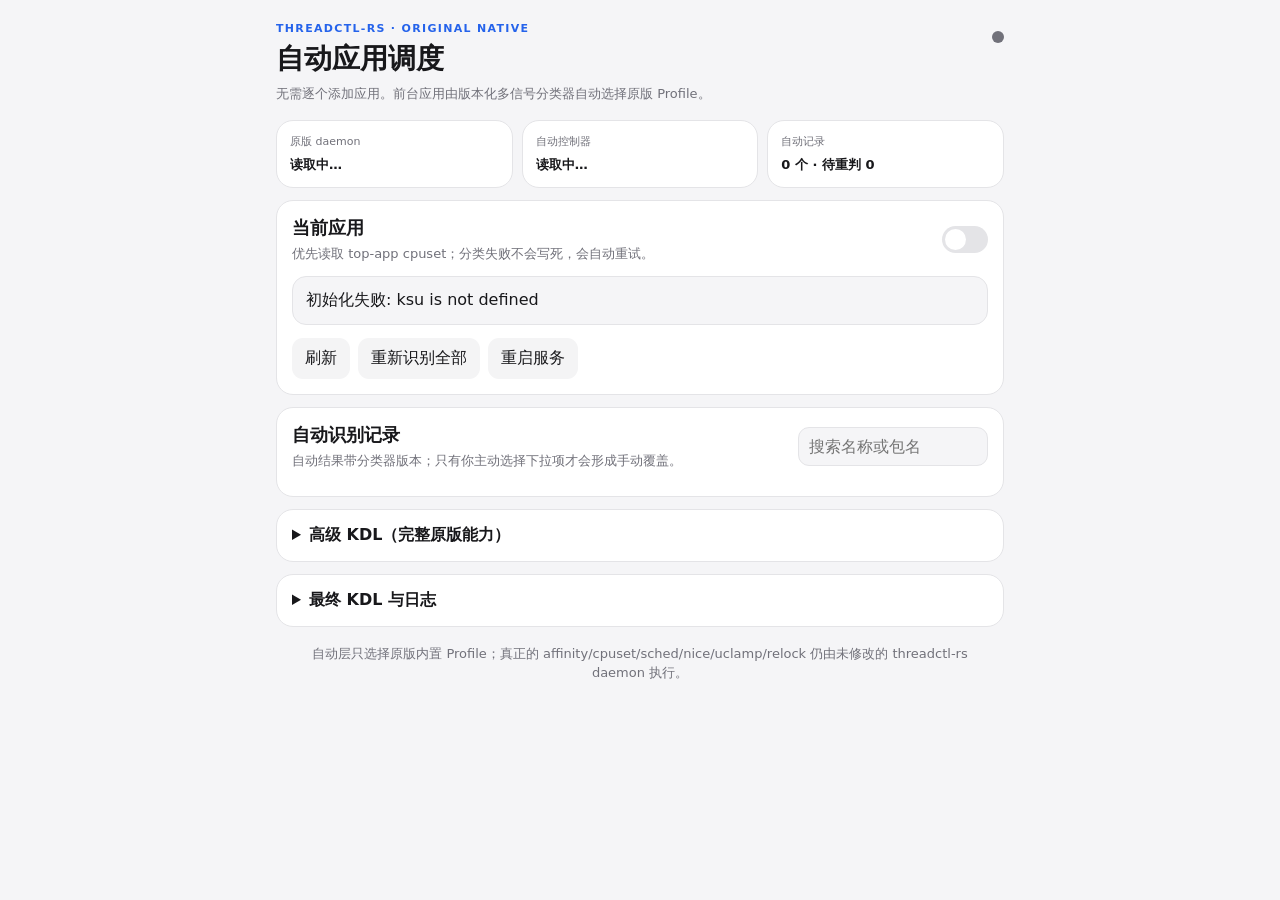
<file: threadctl-module-auto-v1.1/webroot/index.html>
<!doctype html><html lang="zh-CN"><head><meta charset="utf-8"><meta name="viewport" content="width=device-width,initial-scale=1,viewport-fit=cover"><meta name="color-scheme" content="light dark"><title>ThreadCtl-rs Auto</title><link rel="stylesheet" href="./style.css"></head><body><main class="page"><header><div><p class="eyebrow">THREADCTL-RS · ORIGINAL NATIVE</p><h1>自动应用调度</h1><p class="sub">无需逐个添加应用。前台应用由版本化多信号分类器自动选择原版 Profile。</p></div><span id="dot" class="dot"></span></header><section class="grid"><article class="card"><span>原版 daemon</span><b id="daemon">读取中…</b></article><article class="card"><span>自动控制器</span><b id="autoState">读取中…</b></article><article class="card"><span>自动记录</span><b><i id="count">0</i> 个 · 待重判 <i id="pending">0</i></b></article></section><section class="panel current"><div class="row between"><div><h2>当前应用</h2><p>优先读取 top-app cpuset；分类失败不会写死，会自动重试。</p></div><label class="switch"><input id="enabled" type="checkbox"><span></span></label></div><div id="currentBox" class="currentBox"><strong>等待前台应用…</strong></div><div class="actions"><button id="refresh" class="secondary">刷新</button><button id="reclassify" class="secondary">重新识别全部</button><button id="restart" class="secondary">重启服务</button></div></section><section class="panel"><div class="row between"><div><h2>自动识别记录</h2><p>自动结果带分类器版本；只有你主动选择下拉项才会形成手动覆盖。</p></div><input id="search" class="search" placeholder="搜索名称或包名"></div><div id="apps" class="apps"></div></section><details class="panel"><summary>高级 KDL（完整原版能力）</summary><div class="detail"><p>这里的内容会原样附加到自动生成的 KDL 后面。请使用原版 threadctl-rs KDL 语法。</p><textarea id="advanced" rows="12" spellcheck="false"></textarea><button id="saveAdvanced" class="primary">保存高级 KDL</button></div></details><details class="panel"><summary>最终 KDL 与日志</summary><div class="detail"><div class="actions"><button id="loadKdl" class="secondary">查看最终 KDL</button><button id="loadLog" class="secondary">查看日志</button></div><pre id="output">点击按钮查看。</pre></div></details><footer>自动层只选择原版内置 Profile；真正的 affinity/cpuset/sched/nice/uclamp/relock 仍由未修改的 threadctl-rs daemon 执行。</footer></main><script type="module" src="./app.js"></script></body></html>
</file>
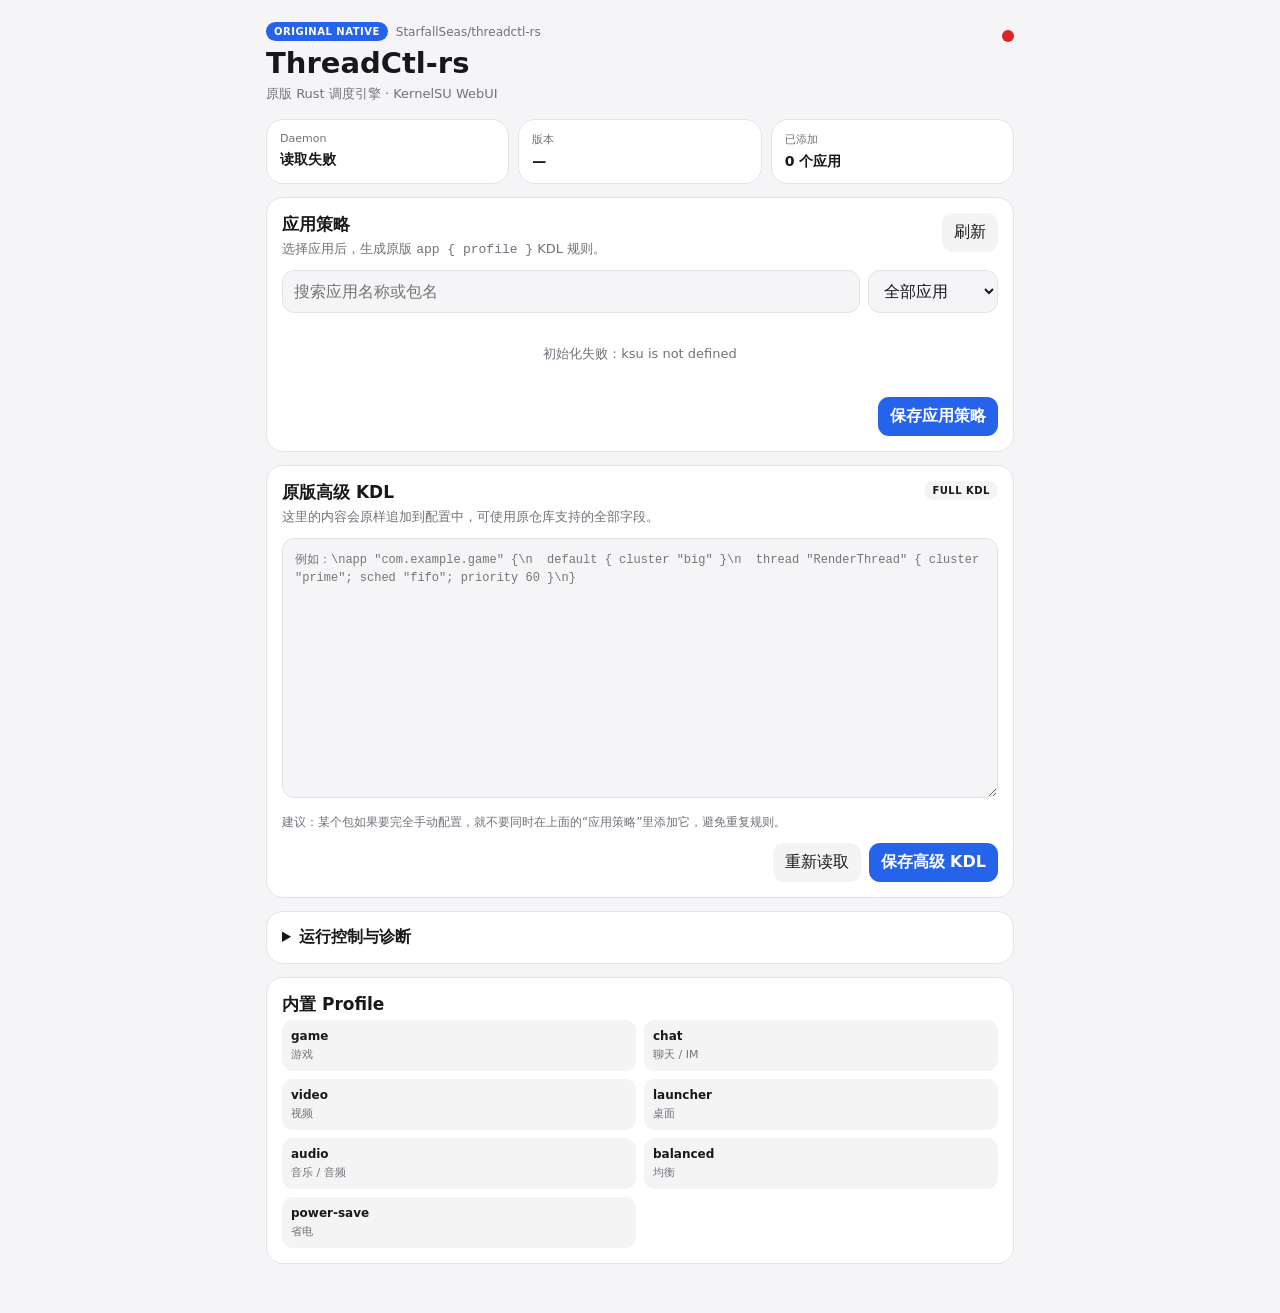
<file: threadctl-module/webroot/index.html>
<!doctype html>
<html lang="zh-CN">
<head>
  <meta charset="utf-8">
  <meta name="viewport" content="width=device-width,initial-scale=1,viewport-fit=cover">
  <meta name="color-scheme" content="light dark">
  <title>ThreadCtl-rs</title>
  <link rel="stylesheet" href="./style.css">
</head>
<body>
<main class="page">
  <header class="hero">
    <div>
      <div class="brandline"><span class="badge">ORIGINAL NATIVE</span><span class="upstream">StarfallSeas/threadctl-rs</span></div>
      <h1>ThreadCtl-rs</h1>
      <p>原版 Rust 调度引擎 · KernelSU WebUI</p>
    </div>
    <span id="dot" class="dot"></span>
  </header>

  <section class="metrics">
    <div class="metric"><span>Daemon</span><b id="state">读取中…</b></div>
    <div class="metric"><span>版本</span><b id="version">—</b></div>
    <div class="metric"><span>已添加</span><b><i id="count">0</i> 个应用</b></div>
  </section>

  <section class="card">
    <div class="head">
      <div><h2>应用策略</h2><p>选择应用后，生成原版 <code>app { profile }</code> KDL 规则。</p></div>
      <button id="refresh" class="ghost">刷新</button>
    </div>
    <div class="searchrow">
      <input id="search" type="search" placeholder="搜索应用名称或包名">
      <select id="filter"><option value="all">全部应用</option><option value="configured">已添加</option><option value="unconfigured">未添加</option></select>
    </div>
    <div id="loading" class="empty">正在读取应用列表…</div>
    <div id="apps" class="apps"></div>
    <div class="sticky-actions">
      <span id="dirtyApps" class="hint"></span>
      <button id="saveApps" class="primary">保存应用策略</button>
    </div>
  </section>

  <section class="card">
    <div class="head">
      <div><h2>原版高级 KDL</h2><p>这里的内容会原样追加到配置中，可使用原仓库支持的全部字段。</p></div>
      <span class="badge subtle">FULL KDL</span>
    </div>
    <textarea id="advanced" spellcheck="false" placeholder='例如：\napp "com.example.game" {\n  default { cluster "big" }\n  thread "RenderThread" { cluster "prime"; sched "fifo"; priority 60 }\n}'></textarea>
    <p class="hint">建议：某个包如果要完全手动配置，就不要同时在上面的“应用策略”里添加它，避免重复规则。</p>
    <div class="actions"><button id="reloadAdvanced" class="ghost">重新读取</button><button id="saveAdvanced" class="primary">保存高级 KDL</button></div>
  </section>

  <details class="card">
    <summary>运行控制与诊断</summary>
    <div class="details">
      <div class="actions"><button id="restart" class="ghost">重启原版 Daemon</button><button id="refreshLog" class="ghost">刷新日志</button><button id="preview" class="ghost">查看合并 KDL</button></div>
      <pre id="output">日志和配置预览会显示在这里。</pre>
      <p class="hint">正常保存配置时不需要重启：原版 threadctl-rs 会监视配置并热加载。重启按钮仅用于故障恢复。</p>
    </div>
  </details>

  <section class="card profile-help">
    <h2>内置 Profile</h2>
    <div class="profile-grid">
      <div><b>game</b><span>游戏</span></div><div><b>chat</b><span>聊天 / IM</span></div><div><b>video</b><span>视频</span></div>
      <div><b>launcher</b><span>桌面</span></div><div><b>audio</b><span>音乐 / 音频</span></div><div><b>balanced</b><span>均衡</span></div><div><b>power-save</b><span>省电</span></div>
    </div>
  </section>
</main>
<script type="module" src="./app.js"></script>
</body>
</html>
</file>
<file: threadctl-module-auto-v1.1/webroot/style.css>
:root{font-family:system-ui,-apple-system,"Segoe UI","Noto Sans SC",sans-serif;color-scheme:light dark;--bg:#f5f5f7;--card:#fff;--text:#18181b;--muted:#71717a;--border:#e4e4e7;--accent:#2563eb;--good:#16a34a;--bad:#dc2626;--chip:#f4f4f5} @media(prefers-color-scheme:dark){:root{--bg:#09090b;--card:#18181b;--text:#fafafa;--muted:#a1a1aa;--border:#27272a;--accent:#60a5fa;--good:#4ade80;--bad:#f87171;--chip:#27272a}}*{box-sizing:border-box}body{margin:0;background:var(--bg);color:var(--text)}button,input,select,textarea{font:inherit}.page{max-width:760px;margin:0 auto;padding:calc(22px + env(safe-area-inset-top)) 16px calc(34px + env(safe-area-inset-bottom))}header{display:flex;justify-content:space-between;gap:14px;margin-bottom:16px}.eyebrow{margin:0 0 5px;font-size:11px;font-weight:800;letter-spacing:.12em;color:var(--accent)}h1{margin:0 0 6px;font-size:28px}h2{margin:0 0 4px;font-size:18px}.sub,.panel p,footer{margin:0;color:var(--muted);font-size:13px;line-height:1.5}.dot{width:12px;height:12px;border-radius:50%;background:var(--muted);margin-top:9px}.dot.ok{background:var(--good)}.dot.bad{background:var(--bad)}.grid{display:grid;grid-template-columns:repeat(3,1fr);gap:9px;margin-bottom:12px}.card,.panel{background:var(--card);border:1px solid var(--border);border-radius:17px}.card{padding:13px}.card span{display:block;color:var(--muted);font-size:11px;margin-bottom:5px}.card b{font-size:13px}.card i{font-style:normal}.panel{padding:15px;margin-bottom:12px}.row{display:flex;align-items:center;gap:10px}.between{justify-content:space-between}.currentBox{margin:13px 0;background:var(--bg);border:1px solid var(--border);border-radius:14px;padding:13px}.currentBox strong{display:block;font-size:16px}.currentBox small{display:block;color:var(--muted);margin-top:5px}.pill{display:inline-block;margin-top:9px;background:var(--chip);border-radius:999px;padding:5px 9px;font-size:12px;font-weight:700}.actions{display:flex;gap:8px;margin-top:10px}button{border:0;border-radius:11px;padding:10px 13px;cursor:pointer}.primary{background:var(--accent);color:white}.secondary{background:var(--chip);color:var(--text)}.search{max-width:190px;border:1px solid var(--border);background:var(--bg);color:var(--text);border-radius:11px;padding:9px 10px}.apps{margin-top:10px}.app{display:grid;grid-template-columns:minmax(0,1fr) 130px;gap:9px;align-items:center;border-top:1px solid var(--border);padding:10px 0}.app:first-child{border-top:0}.app strong{display:block;font-size:14px}.app small{display:block;color:var(--muted);margin-top:3px;overflow:hidden;text-overflow:ellipsis}.app select{width:100%;border:1px solid var(--border);background:var(--bg);color:var(--text);border-radius:10px;padding:8px}summary{font-weight:700;cursor:pointer}.detail{padding-top:12px}textarea{width:100%;margin:9px 0;border:1px solid var(--border);border-radius:12px;background:var(--bg);color:var(--text);padding:11px;font-family:ui-monospace,SFMono-Regular,Menlo,monospace;font-size:12px}pre{white-space:pre-wrap;word-break:break-word;max-height:320px;overflow:auto;background:var(--bg);border:1px solid var(--border);border-radius:12px;padding:11px;font-size:11px}.switch{position:relative;width:46px;height:27px}.switch input{display:none}.switch span{position:absolute;inset:0;border-radius:999px;background:var(--border)}.switch span:after{content:"";position:absolute;width:21px;height:21px;left:3px;top:3px;border-radius:50%;background:white;transition:.15s}.switch input:checked+span{background:var(--accent)}.switch input:checked+span:after{transform:translateX(19px)}footer{text-align:center;padding:5px 8px}@media(max-width:580px){.grid{grid-template-columns:1fr 1fr}.card:last-child{grid-column:1/-1}.app{grid-template-columns:1fr}.search{max-width:145px}}
</file>
<file: threadctl-module/webroot/style.css>
:root{font-family:system-ui,-apple-system,BlinkMacSystemFont,"Segoe UI","Noto Sans SC",sans-serif;color-scheme:light dark;--bg:#f5f5f7;--card:#fff;--text:#18181b;--muted:#71717a;--border:#e4e4e7;--accent:#2563eb;--accentText:#fff;--good:#16a34a;--bad:#dc2626;--chip:#f4f4f5}
@media(prefers-color-scheme:dark){:root{--bg:#09090b;--card:#18181b;--text:#fafafa;--muted:#a1a1aa;--border:#27272a;--accent:#60a5fa;--accentText:#07111f;--good:#4ade80;--bad:#f87171;--chip:#27272a}}
*{box-sizing:border-box}body{margin:0;background:var(--bg);color:var(--text)}button,input,select,textarea{font:inherit}.page{max-width:780px;margin:auto;padding:calc(22px + env(safe-area-inset-top)) 16px calc(36px + env(safe-area-inset-bottom))}.hero{display:flex;justify-content:space-between;align-items:flex-start;gap:16px;margin-bottom:16px}.hero h1{font-size:29px;line-height:1.1;margin:7px 0 5px}.hero p,.head p{margin:0;color:var(--muted);font-size:13px}.brandline{display:flex;gap:8px;align-items:center;flex-wrap:wrap}.badge{display:inline-flex;border-radius:999px;padding:4px 8px;background:var(--accent);color:var(--accentText);font-size:10px;font-weight:800;letter-spacing:.05em}.badge.subtle{background:var(--chip);color:var(--text)}.upstream{font-size:12px;color:var(--muted)}.dot{width:12px;height:12px;border-radius:50%;margin-top:8px;background:var(--muted)}.dot.running{background:var(--good)}.dot.stopped{background:var(--bad)}.metrics{display:grid;grid-template-columns:repeat(3,1fr);gap:9px;margin-bottom:13px}.metric,.card{background:var(--card);border:1px solid var(--border);border-radius:17px}.metric{padding:12px 13px}.metric span{display:block;font-size:11px;color:var(--muted);margin-bottom:4px}.metric b{font-size:14px}.metric i{font-style:normal}.card{padding:15px;margin-bottom:13px}.head{display:flex;justify-content:space-between;align-items:flex-start;gap:12px;margin-bottom:12px}h2{font-size:17px;margin:0 0 4px}.searchrow{display:grid;grid-template-columns:1fr 130px;gap:8px;margin-bottom:8px}input,select,textarea{width:100%;border:1px solid var(--border);background:var(--bg);color:var(--text);border-radius:12px;outline:none}input,select{padding:10px 11px}textarea{min-height:260px;padding:12px;resize:vertical;font-family:ui-monospace,SFMono-Regular,Menlo,monospace;font-size:12px;line-height:1.5}input:focus,select:focus,textarea:focus{border-color:var(--accent)}button{border:0;border-radius:11px;padding:9px 12px;cursor:pointer}.primary{background:var(--accent);color:var(--accentText);font-weight:700}.ghost{background:var(--chip);color:var(--text)}button:disabled{opacity:.55}.apps{display:flex;flex-direction:column}.app{display:grid;grid-template-columns:44px minmax(0,1fr) 132px 76px;gap:9px;align-items:center;padding:10px 0;border-top:1px solid var(--border)}.app:first-child{border-top:0}.icon{width:42px;height:42px;border-radius:11px;background:var(--chip);object-fit:cover}.name{font-size:14px;font-weight:650;overflow:hidden;text-overflow:ellipsis;white-space:nowrap}.pkg{font-size:11px;color:var(--muted);overflow:hidden;text-overflow:ellipsis;white-space:nowrap;margin-top:2px}.app select{padding:8px;font-size:12px}.toggle.added{background:var(--chip);color:var(--text)}.toggle:not(.added){background:var(--accent);color:var(--accentText)}.empty{text-align:center;color:var(--muted);padding:24px 8px;font-size:13px}.sticky-actions{display:flex;align-items:center;justify-content:flex-end;gap:10px;padding-top:10px}.hint{color:var(--muted);font-size:12px;line-height:1.45}.actions{display:flex;justify-content:flex-end;gap:8px;flex-wrap:wrap;margin-top:10px}summary{cursor:pointer;font-weight:700}.details{padding-top:12px}pre{white-space:pre-wrap;word-break:break-word;max-height:310px;overflow:auto;background:var(--bg);border:1px solid var(--border);border-radius:12px;padding:11px;font-size:11px;line-height:1.45}.profile-grid{display:grid;grid-template-columns:repeat(2,1fr);gap:8px}.profile-grid div{background:var(--chip);border-radius:11px;padding:9px}.profile-grid b{display:block;font-size:12px}.profile-grid span{font-size:11px;color:var(--muted)}code{font-family:ui-monospace,SFMono-Regular,Menlo,monospace}
@media(max-width:600px){.metrics{grid-template-columns:1fr 1fr}.metric:last-child{grid-column:1/-1}.searchrow{grid-template-columns:1fr}.app{grid-template-columns:42px minmax(0,1fr) 104px}.app .toggle{grid-column:2/4}.profile-grid{grid-template-columns:1fr 1fr}.sticky-actions{align-items:flex-end;flex-direction:column}}
</file>
